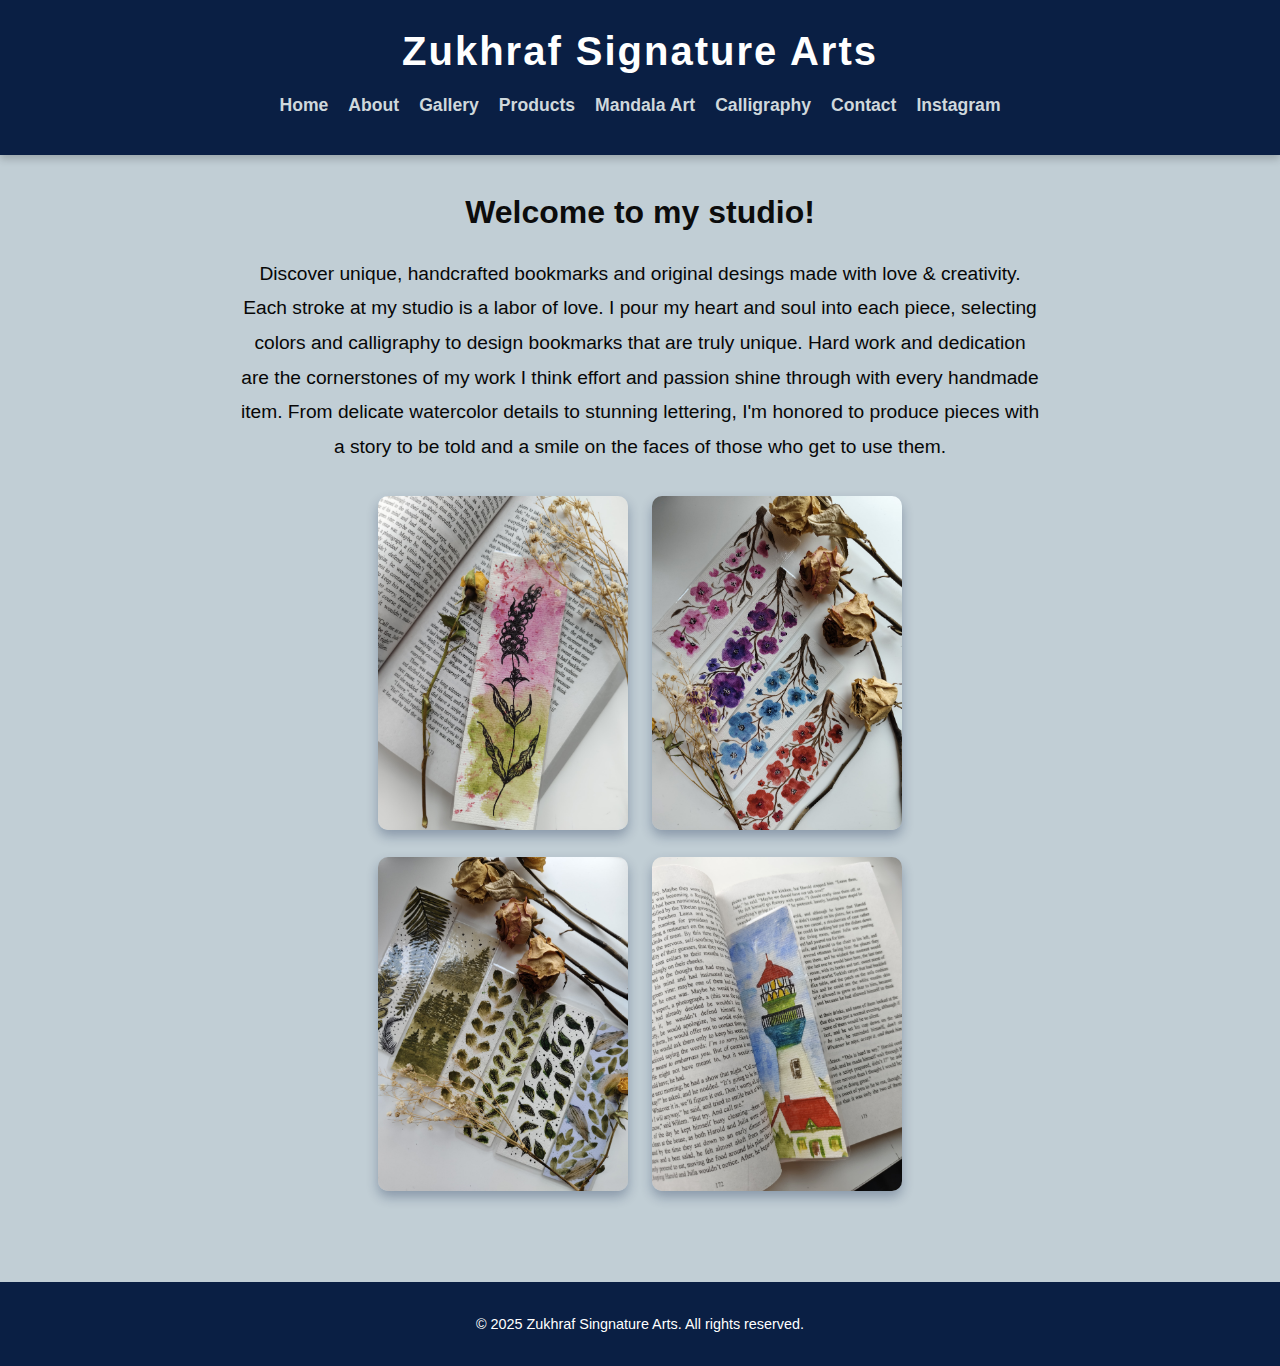
<file: index.html>
<!DOCTYPE html>
<html lang="en">
<head>
    <meta charset="UTF-8">
    <meta name="viewport" content="width=device-width, initial-scale=1.0">
    <title>Zukhraf Singnature Arts</title>
    <link rel="stylesheet" href="style.css"> 
</head>
<body>
    <header>
        <h1>Zukhraf Signature Arts</h1>
        <nav>
            <ul>
                <li><a href="#home">Home</a></li>
                <li><a href="http://127.0.0.1:5500/about.html">About</a></li>
                <li><a href="http://127.0.0.1:5500/gallery.html">Gallery</a></li>
                <li><a href="http://127.0.0.1:5500/products.html">Products</a></li>
                <li><a href="http://127.0.0.1:5500/mandalaart.html">Mandala Art</a></li>
                <li><a href="http://127.0.0.1:5500/calligraphy.html">Calligraphy</a></li>
                <li><a href="http://127.0.0.1:5500/contact.html">Contact</a></li>
                <li><a href="https://www.instagram.com/artbyzukhraf/">Instagram</a></li>
        
            </ul>
        </nav>
    </header>
    <section id="home">
        <h2>Welcome to my studio!</h2>
        <p>Discover unique, handcrafted bookmarks and original desings made with love & creativity. Each stroke at my studio is a labor of love. I pour my heart and soul into each piece, selecting colors and calligraphy to design bookmarks that are truly unique. Hard work and dedication are the cornerstones of my work I think effort and passion shine through with every handmade item. From delicate watercolor details to stunning lettering, I'm honored to produce pieces with a story to be told and a smile on the faces of those who get to use them.</p>
            <img src="1.jpg" alt="Bookmark 1">
            <img src="2.jpg" alt="Bookmark 2">
            <img src="4.jpg" alt="Bookmark 3">
            <img src="5.jpg" alt="Bookmark 4">
    </section> 
   
    <footer>
        <p>&copy; 2025 Zukhraf Singnature Arts. All rights reserved.</p>
    </footer>
    
</body>
</html>
</file>
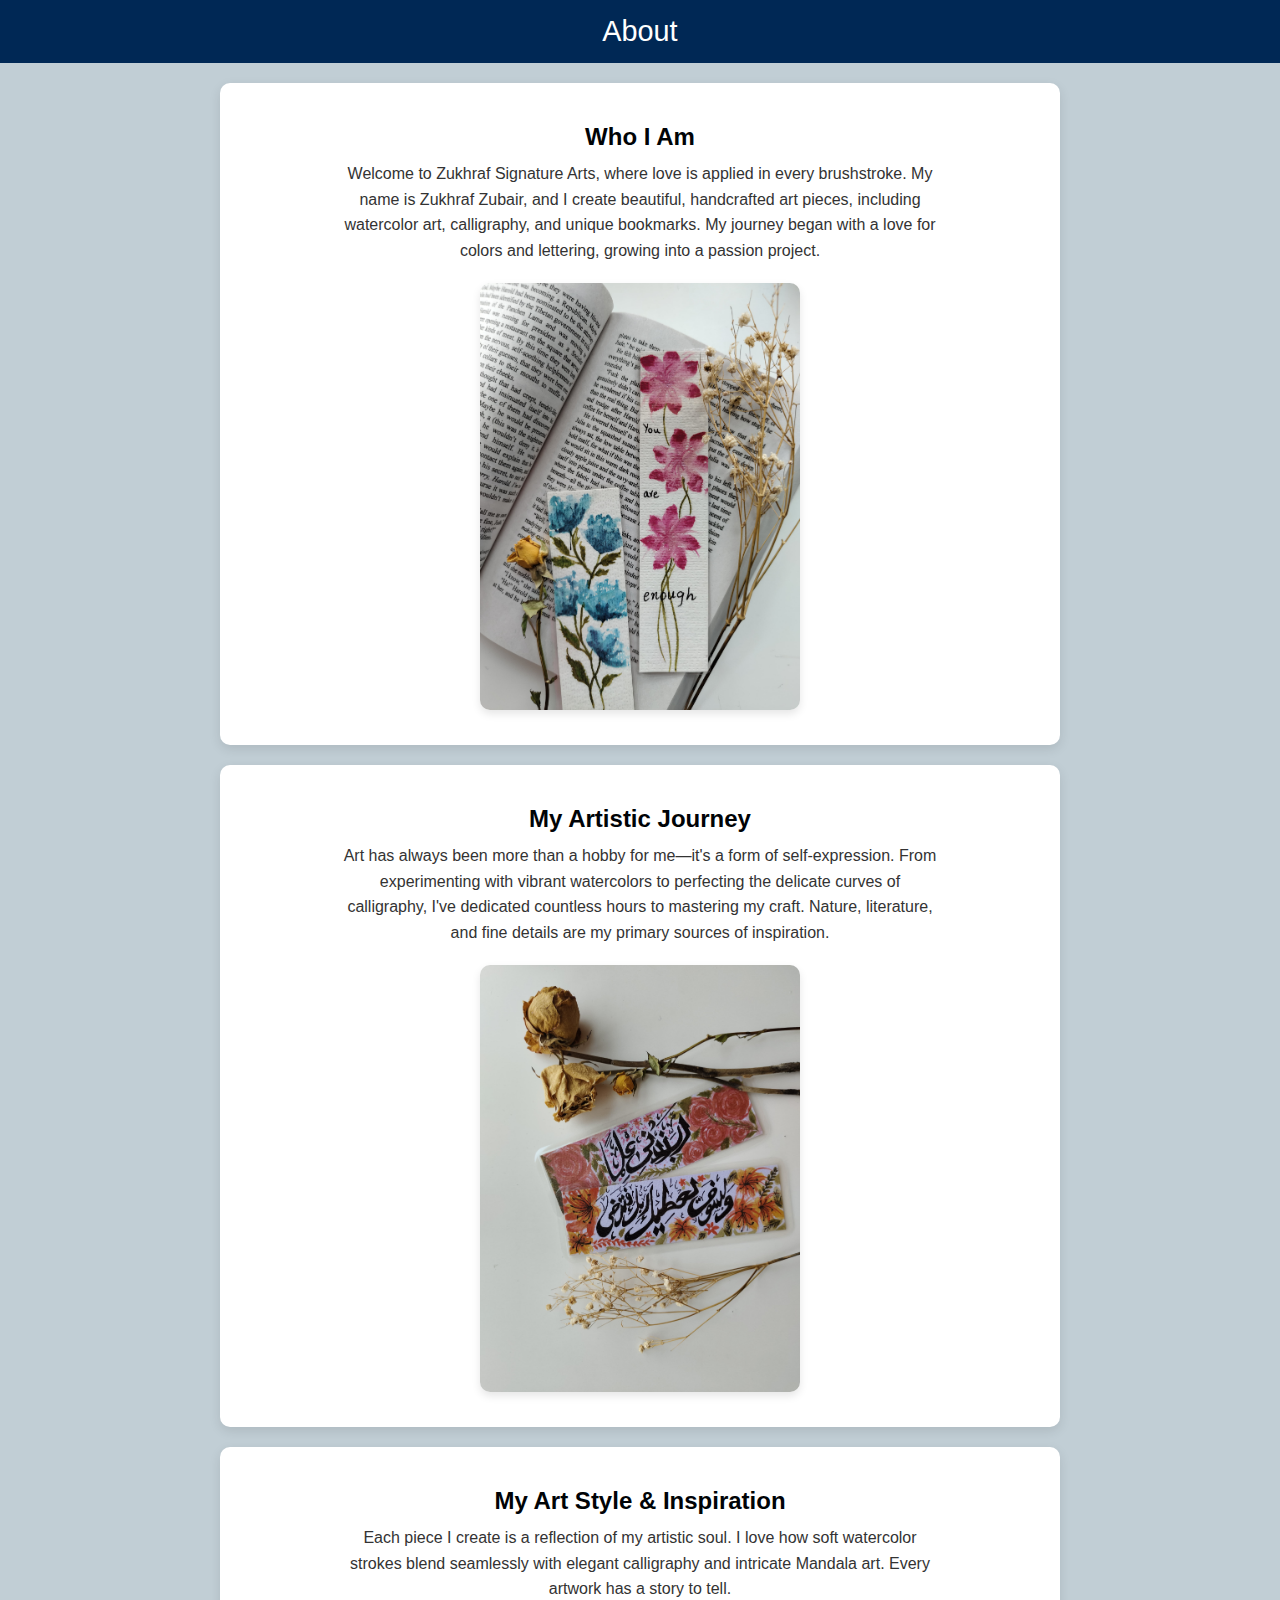
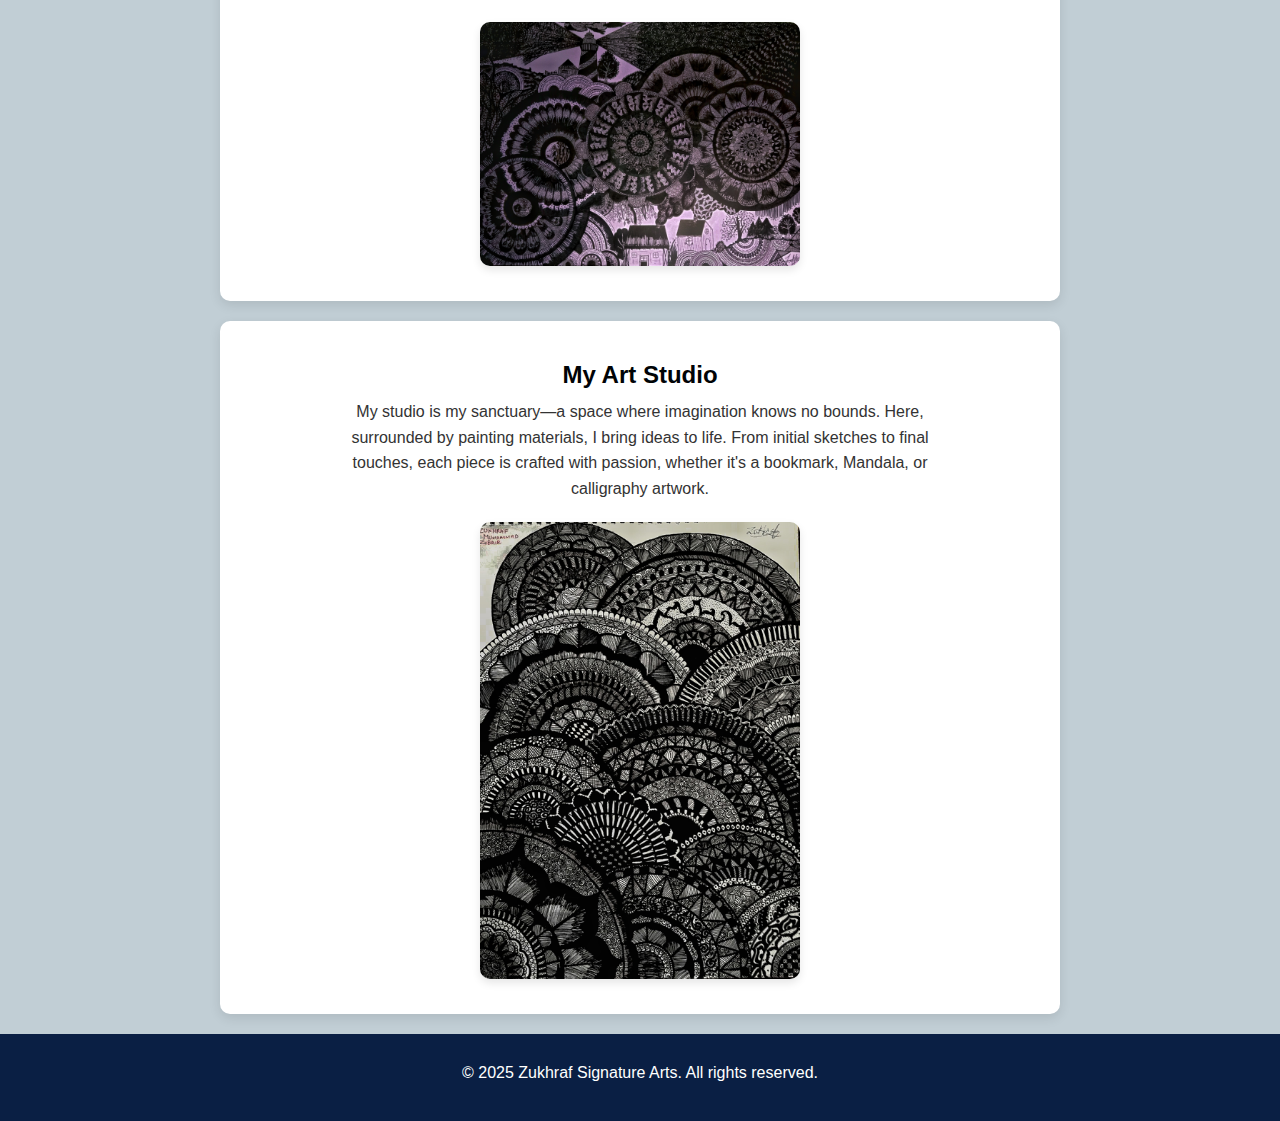
<file: about.html>
<!DOCTYPE html>
<html lang="en">
<head>
    <meta charset="UTF-8">
    <meta name="viewport" content="width=device-width, initial-scale=1.0">
    <meta name="description" content="Zukhraf Signature Arts - Discover the artistic journey of Zukhraf Zubair, including watercolor art, calligraphy, and handmade bookmarks.">
    <title>About | Zukhraf Signature Arts</title>
    <link rel="stylesheet" href="about.css"> 
</head>
<body>

    <header>About</header>

    <main>
        <section>
            <h2>Who I Am</h2>
            <p>Welcome to Zukhraf Signature Arts, where love is applied in every brushstroke. My name is Zukhraf Zubair, and I create beautiful, handcrafted art pieces, including watercolor art, calligraphy, and unique bookmarks. My journey began with a love for colors and lettering, growing into a passion project.</p>
            <img src="21.jpg" alt="A vibrant watercolor painting by Zukhraf Zubair">
        </section>

        <section>
            <h2>My Artistic Journey</h2>
            <p>Art has always been more than a hobby for me—it's a form of self-expression. From experimenting with vibrant watercolors to perfecting the delicate curves of calligraphy, I've dedicated countless hours to mastering my craft. Nature, literature, and fine details are my primary sources of inspiration.</p>
            <img src="22.jpg" alt="A detailed calligraphy piece by Zukhraf Zubair">
        </section>

        <section>
            <h2>My Art Style & Inspiration</h2>
            <p>Each piece I create is a reflection of my artistic soul. I love how soft watercolor strokes blend seamlessly with elegant calligraphy and intricate Mandala art. Every artwork has a story to tell.</p>
            <img src="23.jpg" alt="A beautiful Mandala art piece by Zukhraf Zubair">
        </section>

        <section>
            <h2>My Art Studio</h2>
            <p>My studio is my sanctuary—a space where imagination knows no bounds. Here, surrounded by painting materials, I bring ideas to life. From initial sketches to final touches, each piece is crafted with passion, whether it's a bookmark, Mandala, or calligraphy artwork.</p>
            <img src="24.jpg" alt="Zukhraf's art studio, filled with art supplies">
        </section>
    </main>

    <footer>
        <p>&copy; 2025 Zukhraf Signature Arts. All rights reserved.</p>
    </footer>

</body>
</html>
</file>
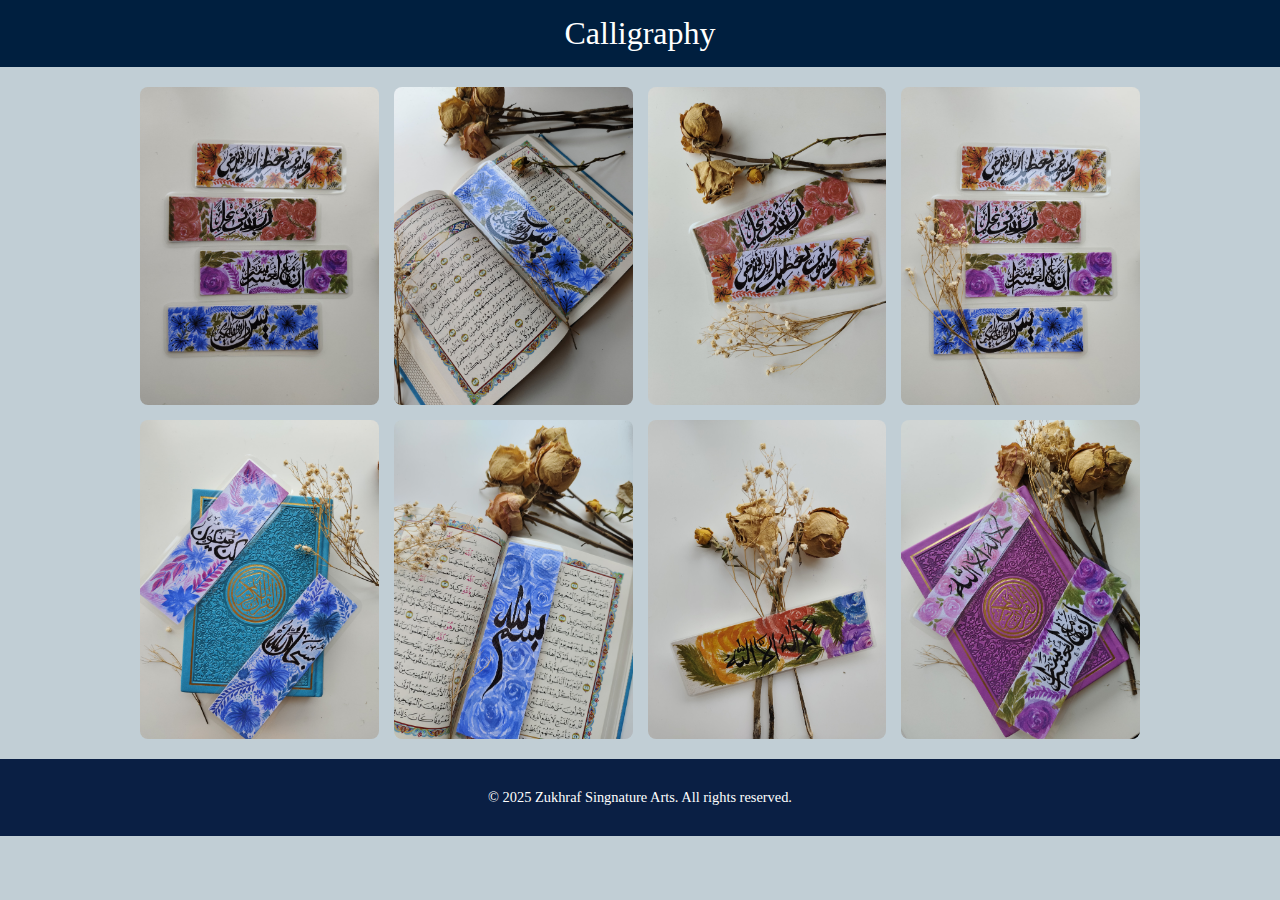
<file: calligraphy.html>
<!DOCTYPE html>
<html lang="en">
<head>
    <meta charset="UTF-8">
    <meta name="viewport" content="width=device-width, initial-scale=1.0">
    <title>gallery</title>
    <link rel="stylesheet" href="calligraphy.css">
</head>
<body>
    <header>Calligraphy</header>
        <div class="calligraphy"> 
            
            <img src="29.jpg" alt="Bookmark 1">
            <img src="30.jpg" alt="Bookmark 2">
            <img src="33.jpg" alt="Bookmark 3">
            <img src="34.jpg" alt="Bookmark 4">
            <img src="31.jpg" alt="Bookmark 5">
            <img src="32.jpg" alt="Bookmark 6">
            <img src="35.jpg" alt="Bookmark 7">
            <img src="36.jpg" alt="Bookmark 8">
            
        </div> 
        <footer>
          <p>&copy; 2025 Zukhraf Singnature Arts. All rights reserved.</p>
        </footer>      
</body>
</html>
</file>
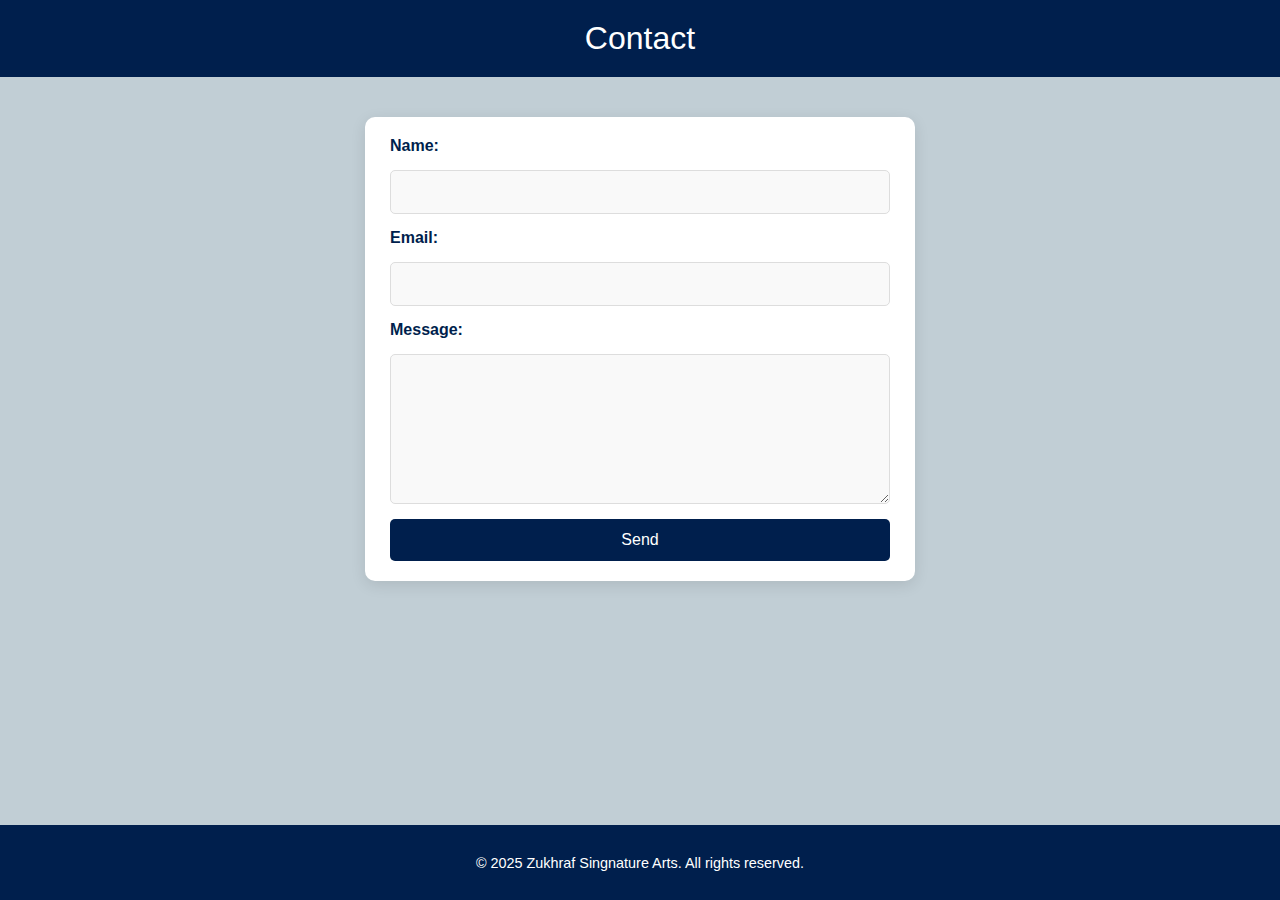
<file: contact.html>
<!DOCTYPE html>
<html lang="en">
<head>
    <meta charset="UTF-8">
    <meta name="viewport" content="width=device-width, initial-scale=1.0">
    <title>Zukhraf Singnature Arts</title>
    <link rel="stylesheet" href="contact.css"> 
</head>
<body>
    <header>Contact</header>
        <form>
            <label for="name">Name:</label>
            <input type="text" id="name" name="name" required>
            <label for="email">Email:</label>
            <input type="email" id="email" name="email" required>
            <label for="message">Message:</label>
            <textarea id="message" name="message" required></textarea>
            <button type="submit">Send</button>
        </form>
    </section>
    <script src="index.js"></script>
    <footer>
        <p>&copy; 2025 Zukhraf Singnature Arts. All rights reserved.</p>
    </footer>
</body>
</html>
</file>
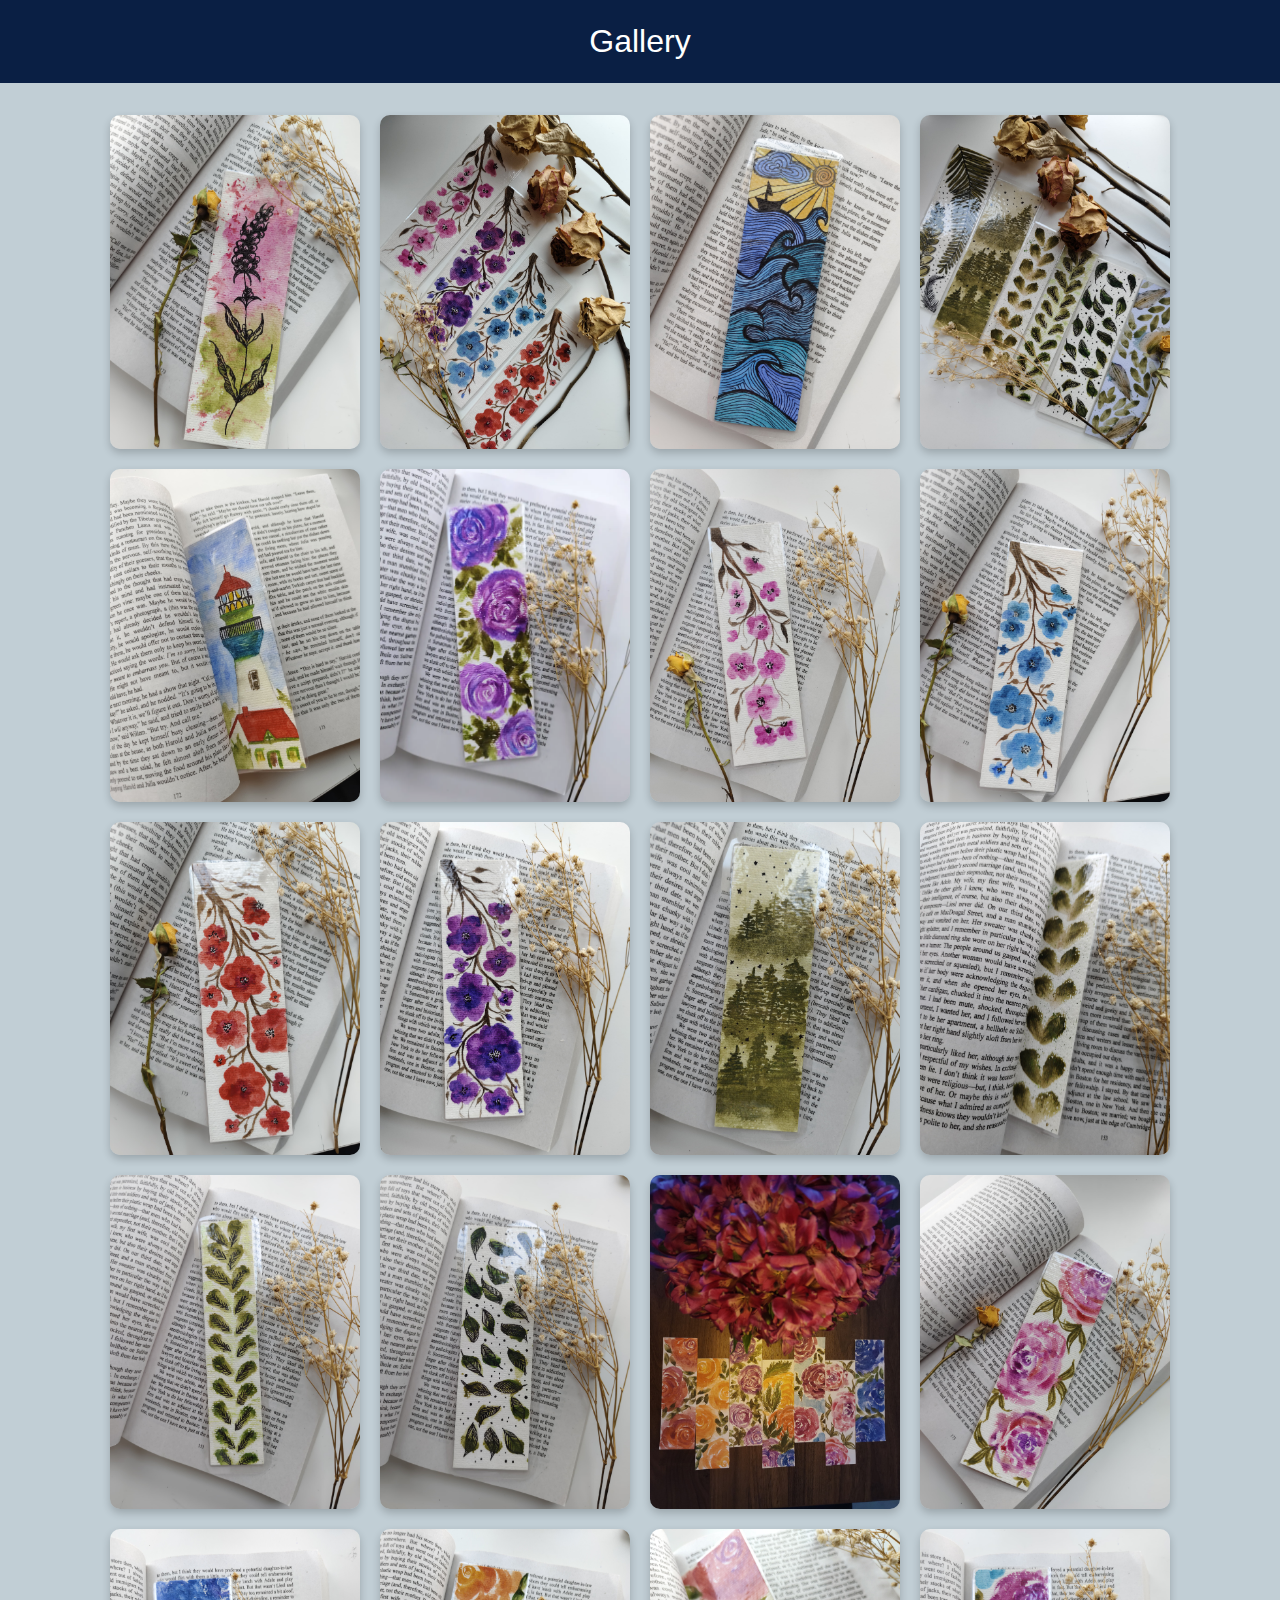
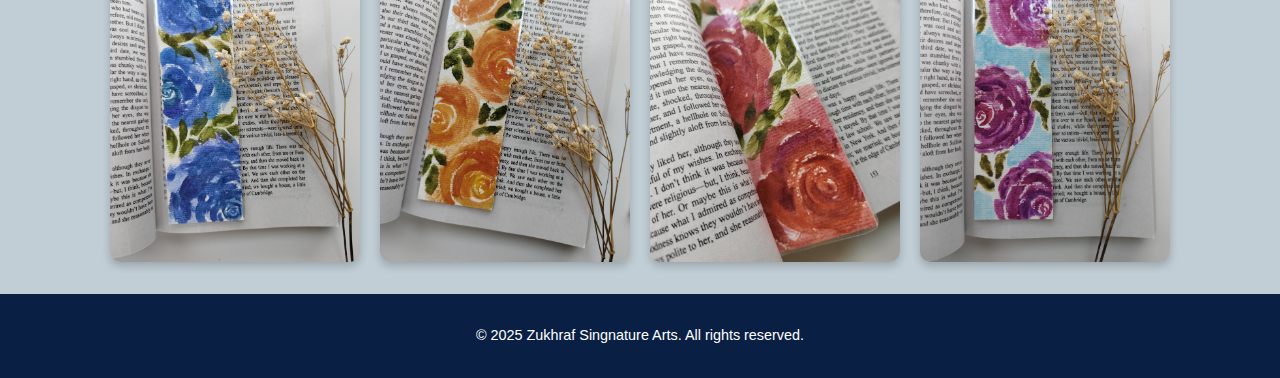
<file: gallery.html>
<!DOCTYPE html>
<html lang="en">
<head>
    <meta charset="UTF-8">
    <meta name="viewport" content="width=device-width, initial-scale=1.0">
    <title>gallery</title>
    <link rel="stylesheet" href="gallery.css">
</head>
<body>
    <header>Gallery</header>
        <div class="gallery">
            
            <img src="1.jpg" alt="Bookmark 1">
            <img src="2.jpg" alt="Bookmark 2">
            <img src="3.jpg" alt="Bookmark 3">
            <img src="4.jpg" alt="Bookmark 4">
            <img src="5.jpg" alt="Bookmark 5">
            <img src="6.jpg" alt="Bookmark 6">
            <img src="7.jpg" alt="Bookmark 7">
            <img src="8.jpg" alt="Bookmark 8">
            <img src="9.jpg" alt="Bookmark 9">
            <img src="10.jpg" alt="Bookmark 10">
            <img src="11.jpg" alt="Bookmark 11">
            <img src="12.jpg" alt="Bookmark 12">
            <img src="13.jpg" alt="Bookmark 13">
            <img src="14.jpg" alt="Bookmark 14">
            <img src="15.jpg" alt="Bookmark 15">
            <img src="16.jpg" alt="Bookmark 16">
            <img src="17.jpg" alt="Bookmark 17">
            <img src="18.jpg" alt="Bookmark 18">
            <img src="19.jpg" alt="Bookmark 19">
            <img src="20.jpg" alt="Bookmark 20">

        </div> 
        <footer>
          <p>&copy; 2025 Zukhraf Singnature Arts. All rights reserved.</p>
        </footer>      
</body>
</html>
</file>
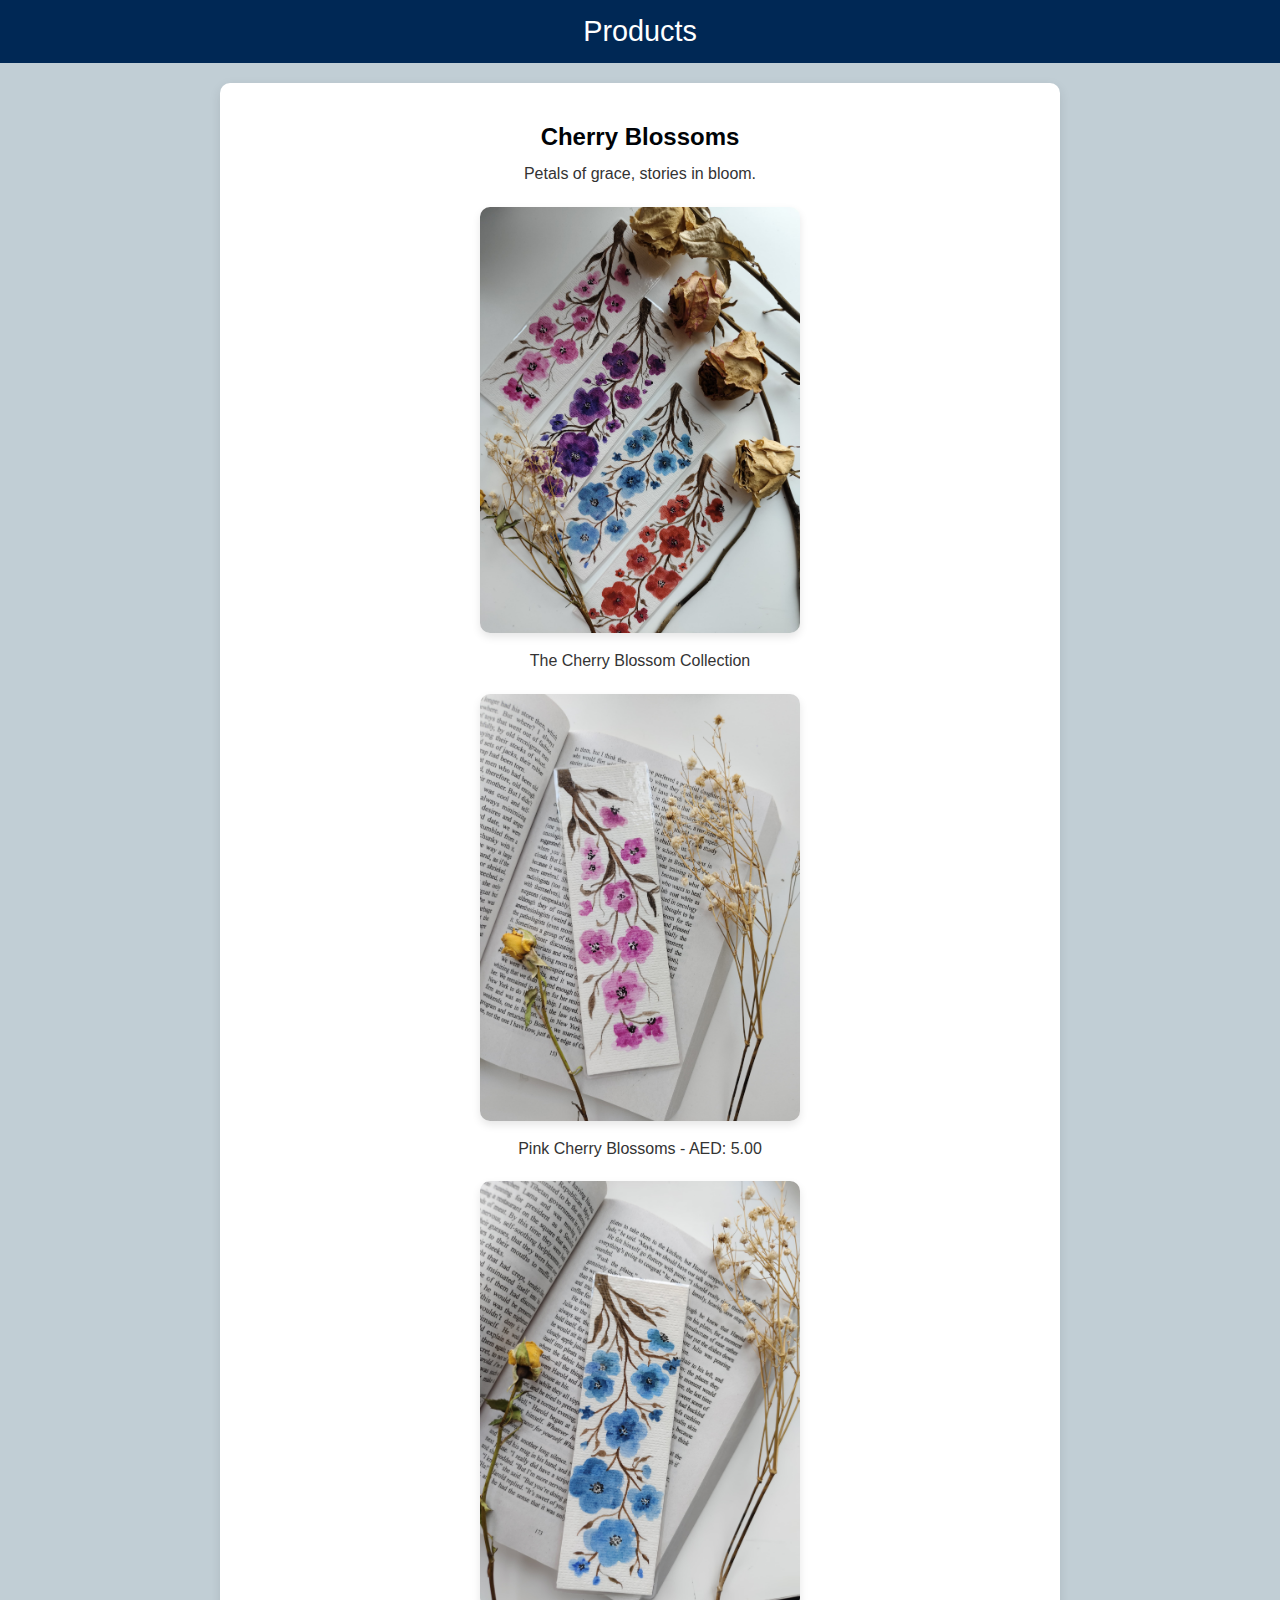
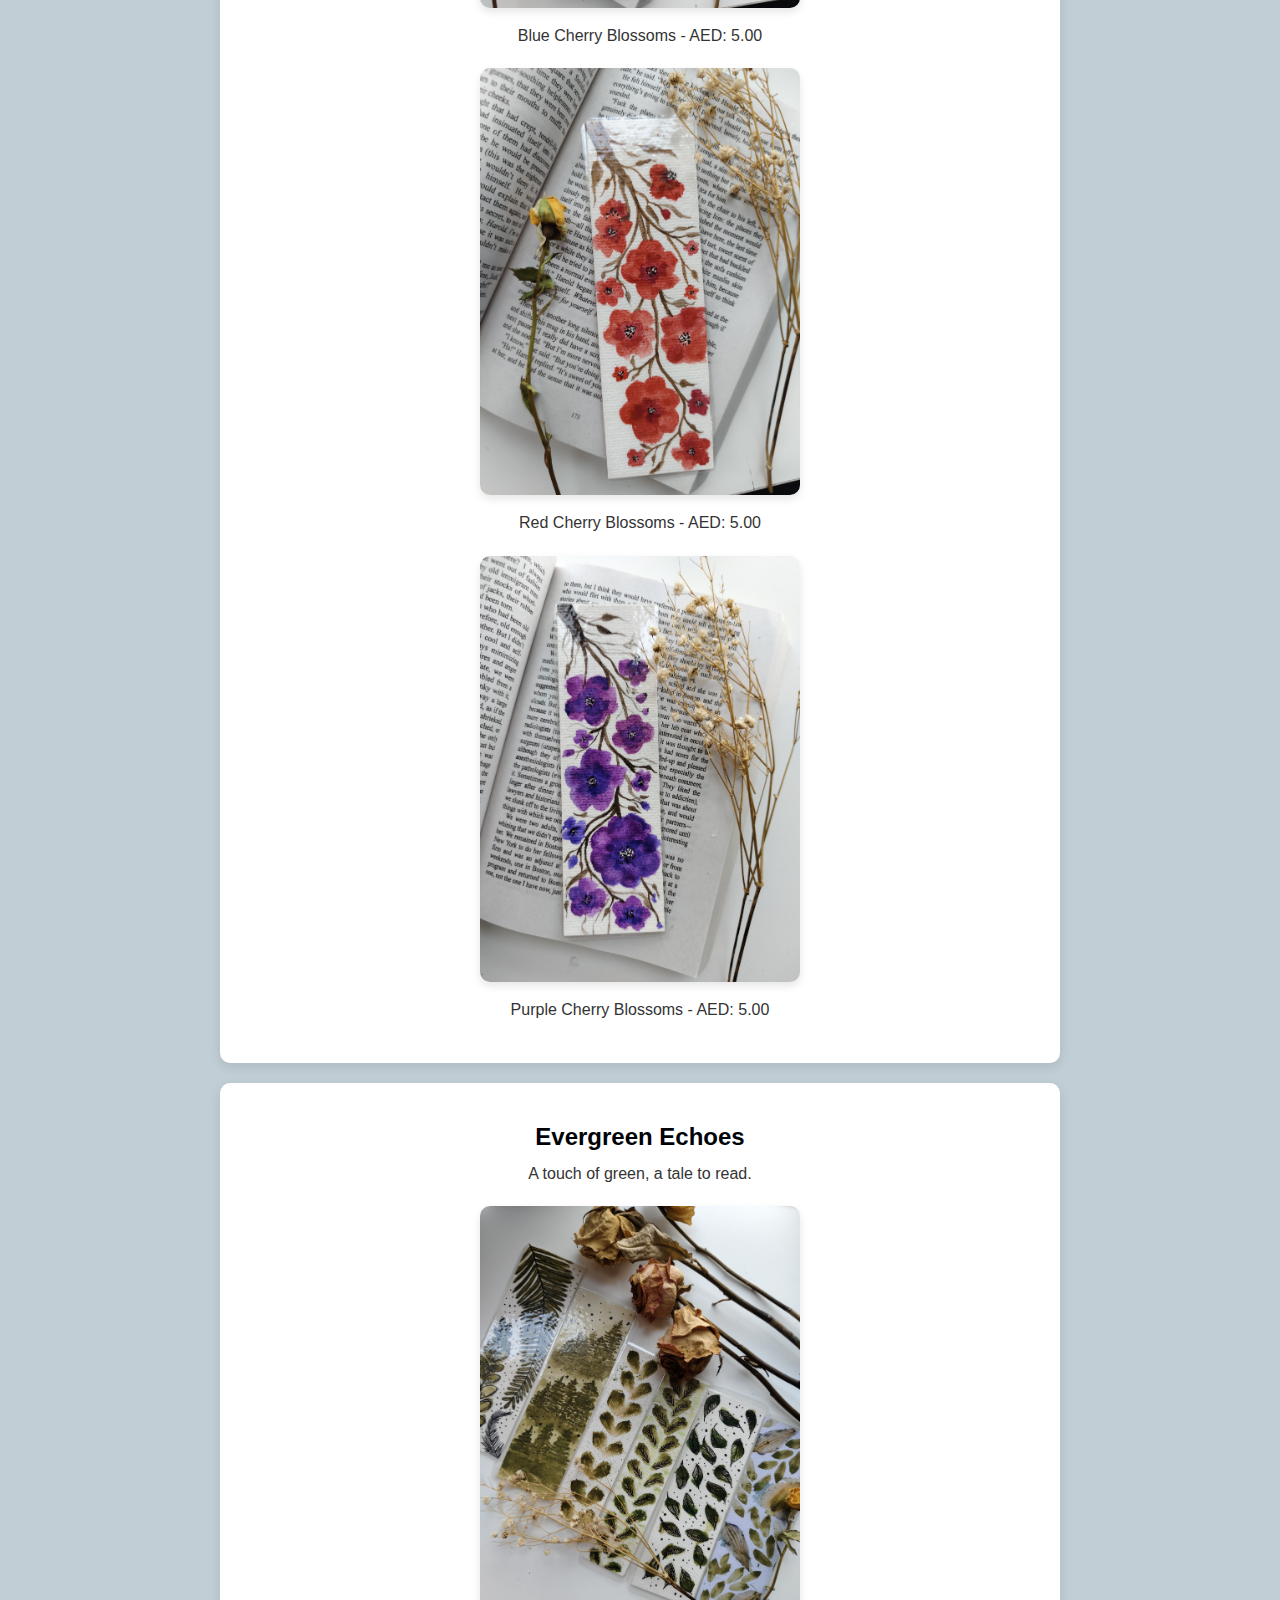
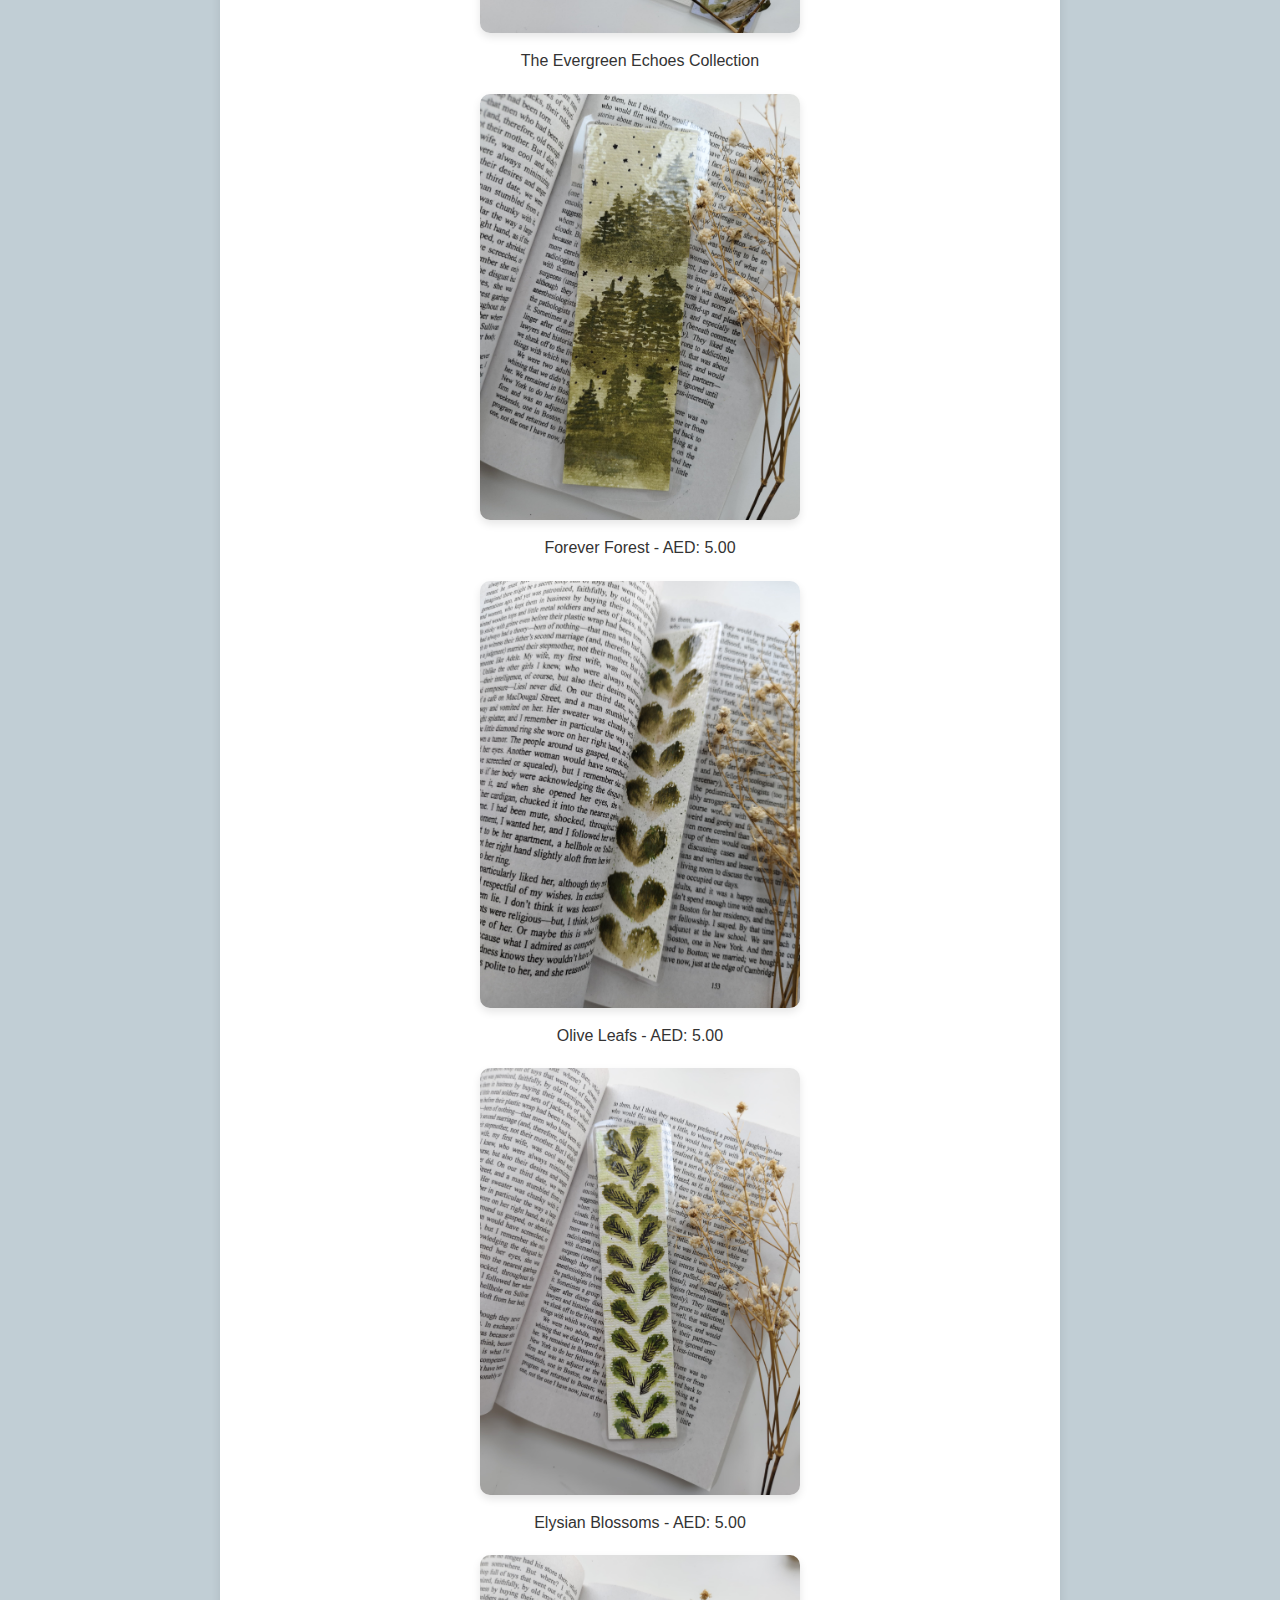
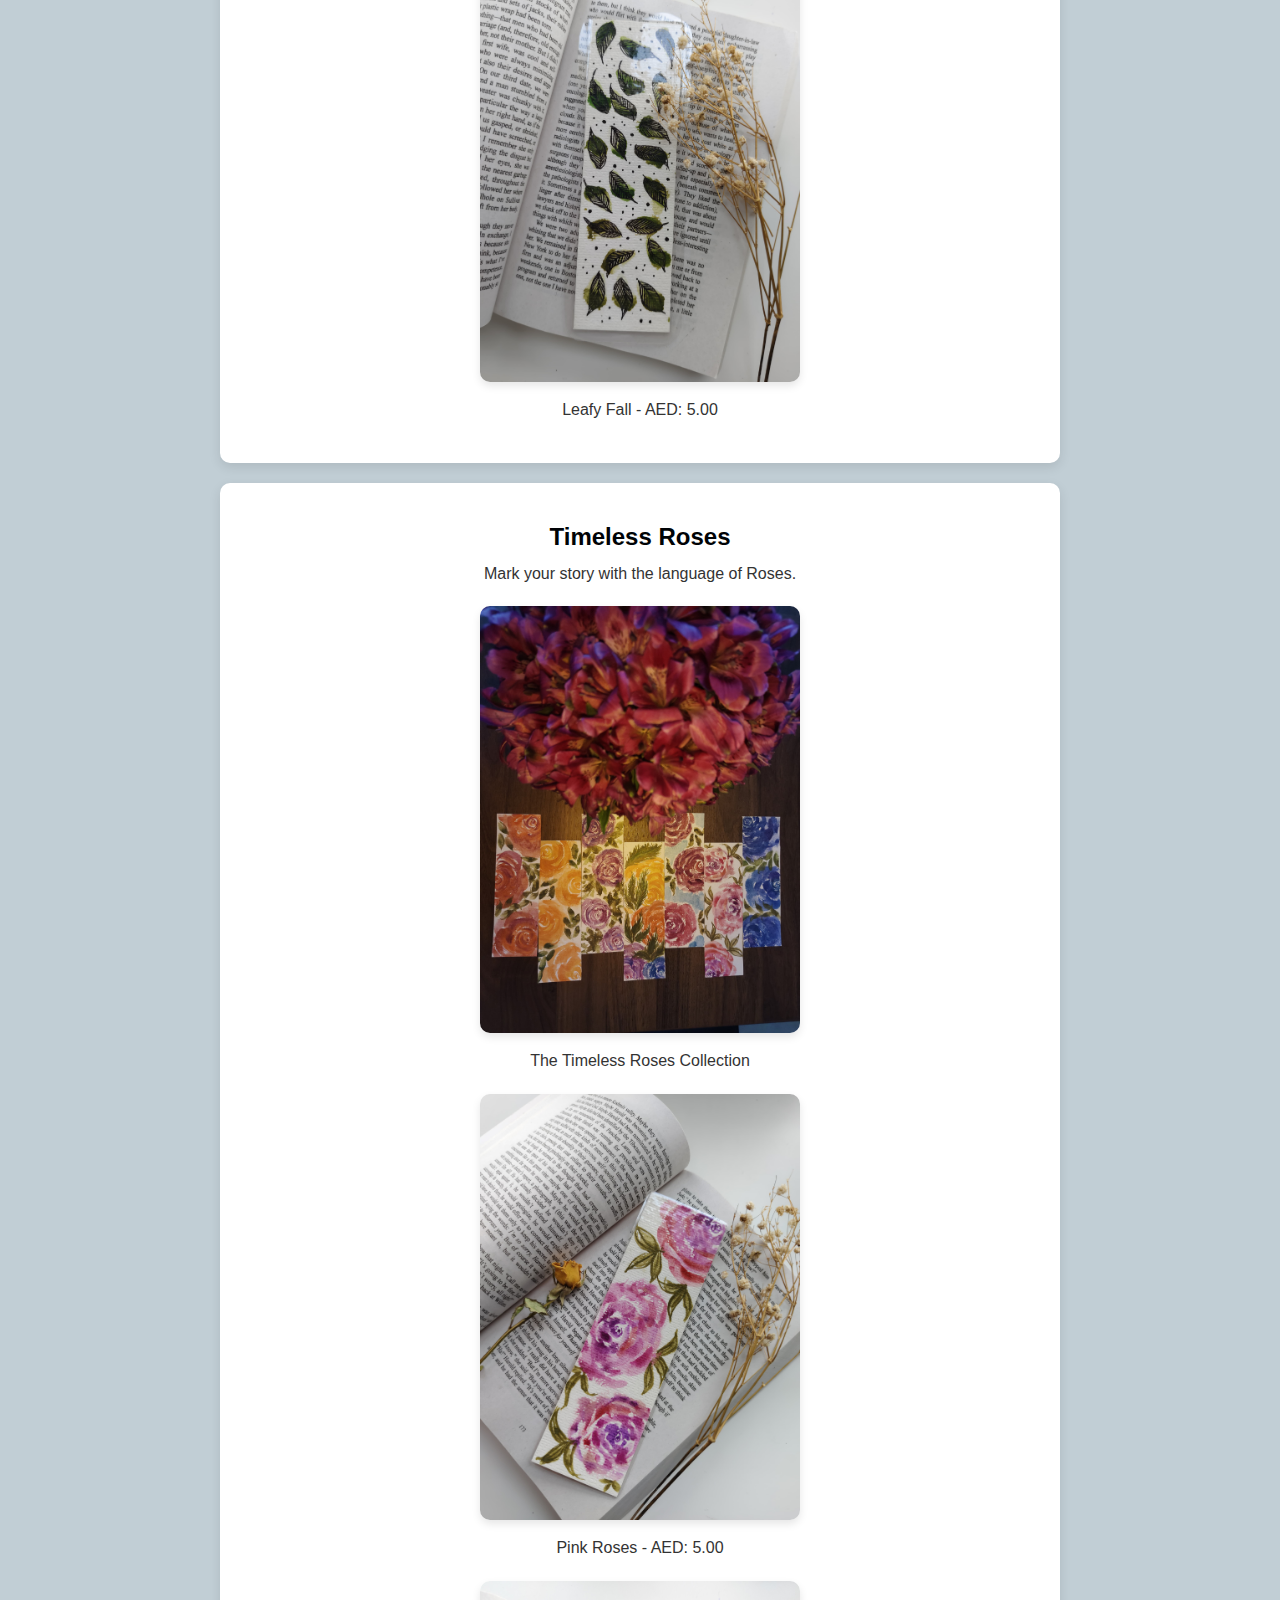
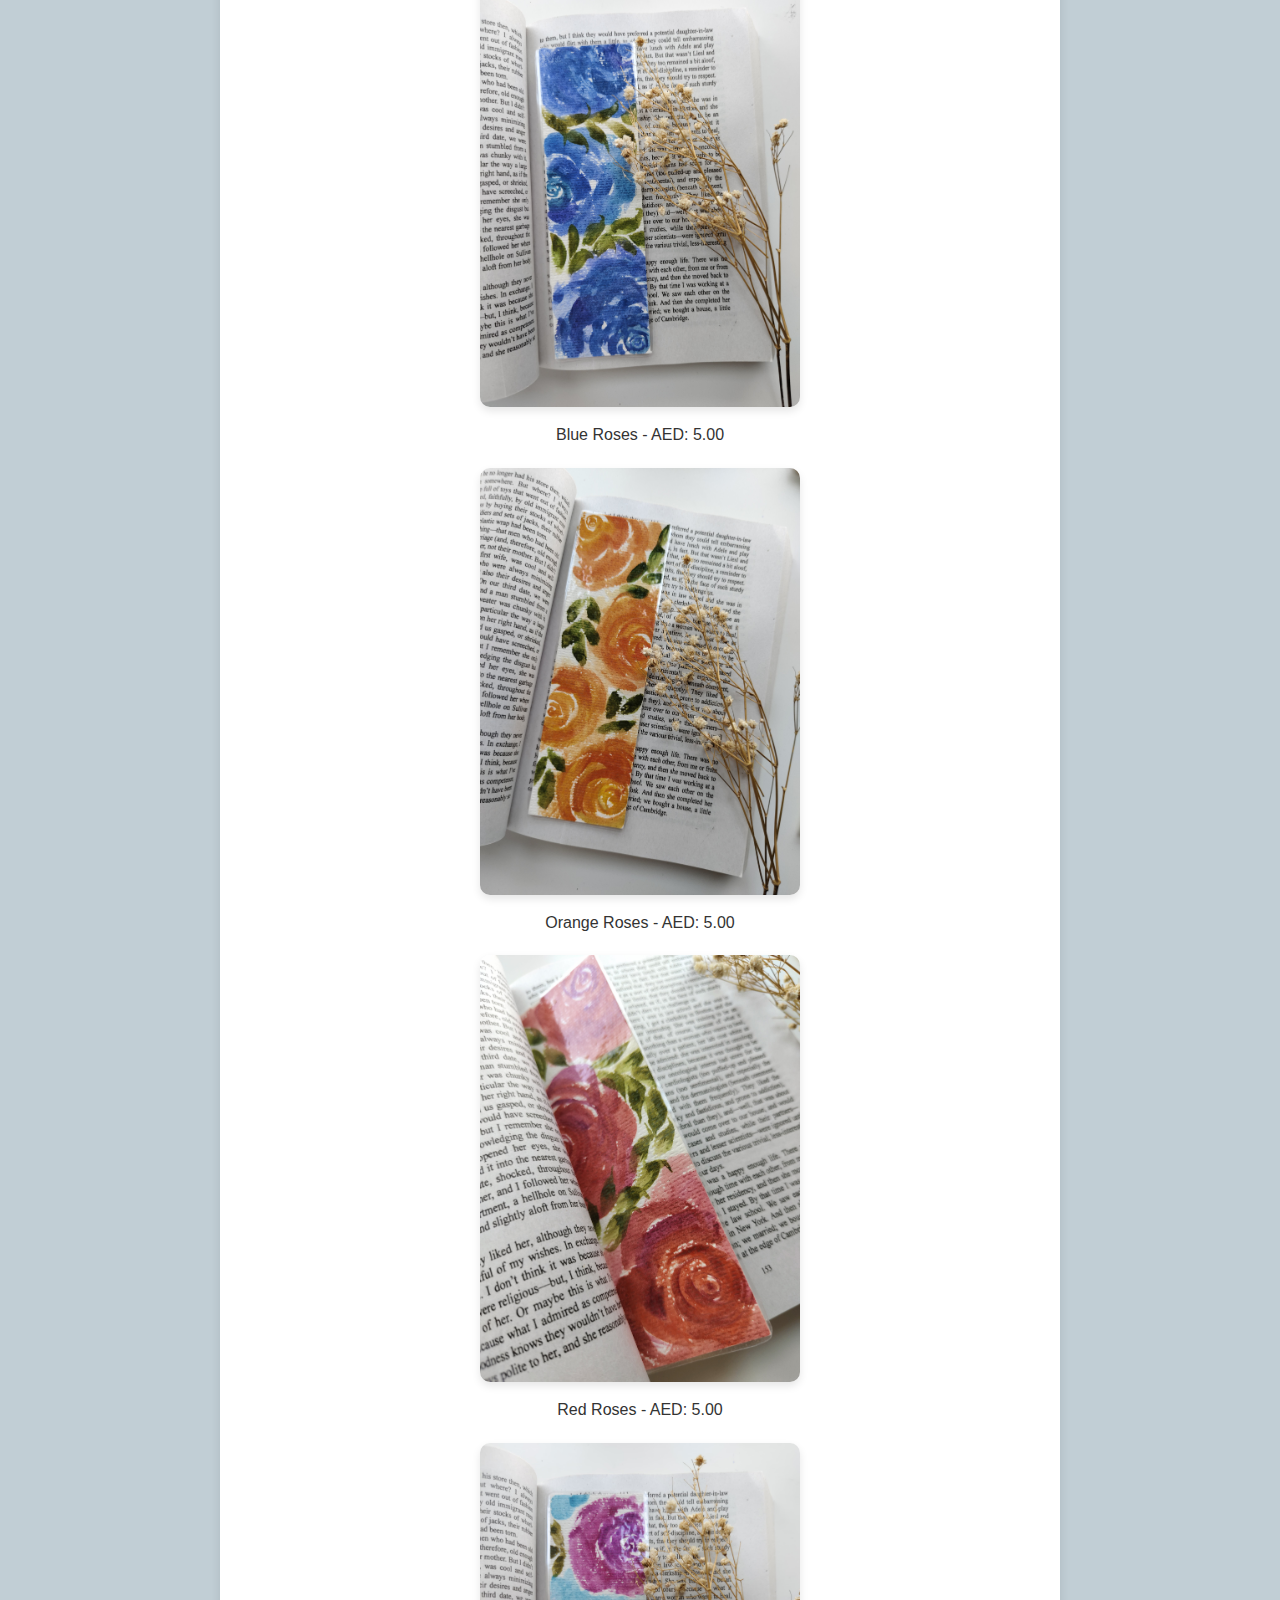
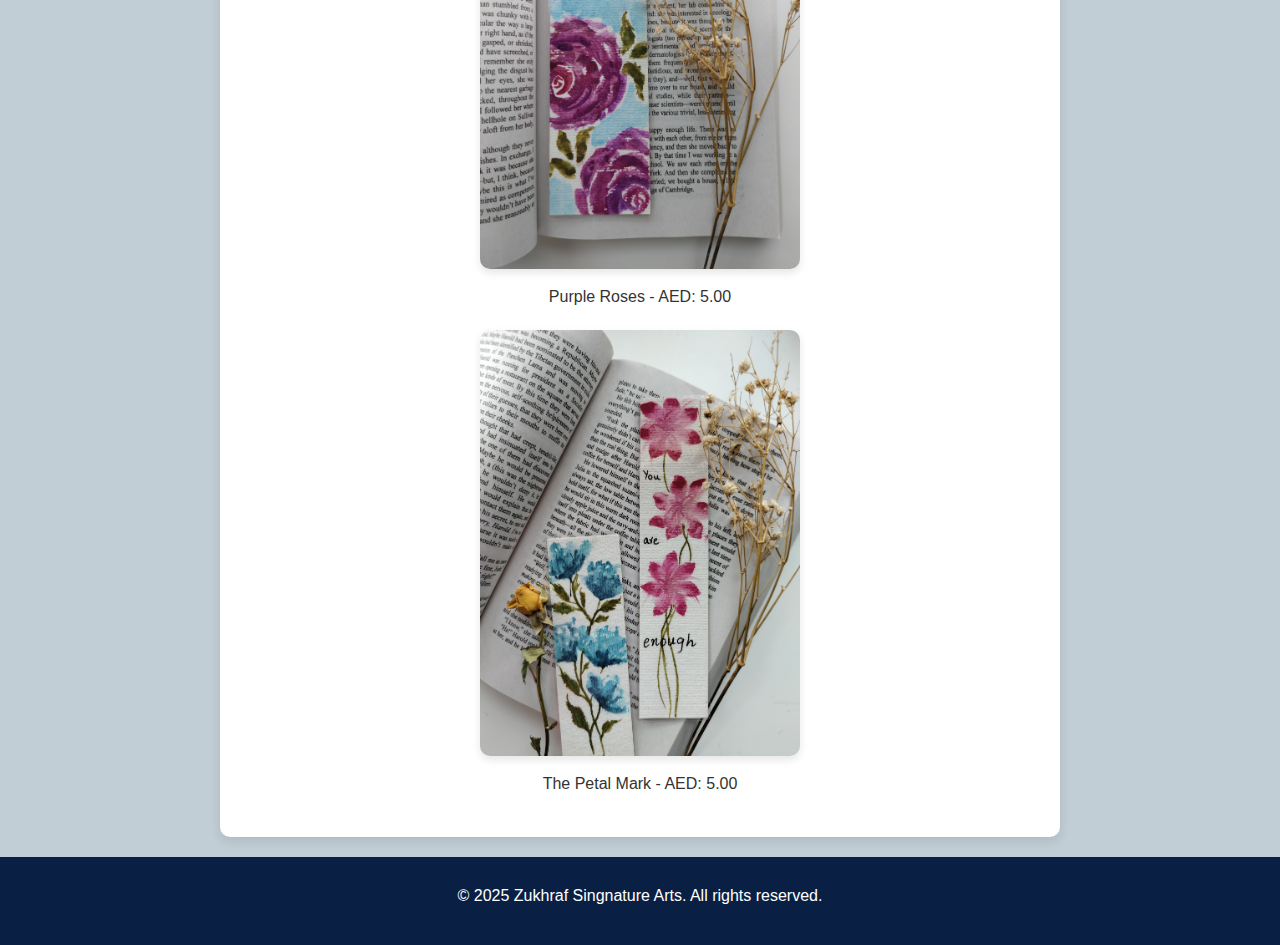
<file: products.html>
<!DOCTYPE html>
<html lang="en">
<head>
    <meta charset="UTF-8">
    <meta name="viewport" content="width=device-width, initial-scale=1.0">
    <title>Products</title>
    <link rel="stylesheet" href="products.css">
</head>
<body>
    <header>Products</header>

    <section>
        <h2>Cherry Blossoms</h2>
        <p>Petals of grace, stories in bloom.</p>
        <div class="product">
            <img src="2.jpg" alt="Cherry Blossom Collection">
            <p class="collection-title">The Cherry Blossom Collection</p>
            <div class="product-item"><img src="7.jpg" alt="Pink Cherry Blossoms"><p>Pink Cherry Blossoms - AED: 5.00</p></div>
            <div class="product-item"><img src="8.jpg" alt="Blue Cherry Blossoms"><p>Blue Cherry Blossoms - AED: 5.00</p></div>
            <div class="product-item"><img src="9.jpg" alt="Red Cherry Blossoms"><p>Red Cherry Blossoms - AED: 5.00</p></div>
            <div class="product-item"><img src="10.jpg" alt="Purple Cherry Blossoms"><p>Purple Cherry Blossoms - AED: 5.00</p></div>
        </div>
    </section>

    <section>
        <h2>Evergreen Echoes</h2>
        <p>A touch of green, a tale to read.</p>
        <div class="product">
            <img src="4.jpg" alt="Evergreen Echoes Collection">
            <p class="collection-title">The Evergreen Echoes Collection</p>
            <div class="product-item"><img src="11.jpg" alt="Forever Forest"><p>Forever Forest - AED: 5.00</p></div>
            <div class="product-item"><img src="12.jpg" alt="Olive Leafs"><p>Olive Leafs - AED: 5.00</p></div>
            <div class="product-item"><img src="13.jpg" alt="Elysian Blossoms"><p>Elysian Blossoms - AED: 5.00</p></div>
            <div class="product-item"><img src="14.jpg" alt="Leafy Fall"><p>Leafy Fall - AED: 5.00</p></div>
        </div>
    </section>

    <section>
        <h2>Timeless Roses</h2>
        <p>Mark your story with the language of Roses.</p>
        <div class="product">
            <img src="15.jpg" alt="Timeless Roses Collection">
            <p class="collection-title">The Timeless Roses Collection</p>
            <div class="product-item"><img src="16.jpg" alt="Pink Roses"><p>Pink Roses - AED: 5.00</p></div>
            <div class="product-item"><img src="17.jpg" alt="Blue Roses"><p>Blue Roses - AED: 5.00</p></div>
            <div class="product-item"><img src="18.jpg" alt="Orange Roses"><p>Orange Roses - AED: 5.00</p></div>
            <div class="product-item"><img src="19.jpg" alt="Red Roses"><p>Red Roses - AED: 5.00</p></div>
            <div class="product-item"><img src="20.jpg" alt="Purple Roses"><p>Purple Roses - AED: 5.00</p></div>
            <div class="product-item"><img src="21.jpg" alt="The Petal Mark"><p>The Petal Mark - AED: 5.00</p></div>
        </div>
    </section>
    <footer>
        <p>&copy; 2025 Zukhraf Singnature Arts. All rights reserved.</p>
    </footer>
</body>
</html>
</file>
<file: style.css>
/* This is for the background of the page */
body {
    font-family: Arial, sans-serif;
    margin: 0;
    padding: 0;
    line-height: 1.6;
    background-color: #c1ced5;
    color: #0a1f44;
    text-align: center;
}

/* This is for the heading */

header {
    background: #0a1f44;
    color: #fff;
    padding: 19.2px 0;
    box-shadow: 0 4px 8px rgba(6, 6, 6, 0.2);
}

/* This is for the sub heading */

header h1 {
    margin: 0;
    font-size: 40px;
    letter-spacing: 2px;
}

/* Navigation Styling */

nav ul {
    list-style: none;
    padding: 0;
    margin: 8px 0 16px 0;
    display: flex;
    justify-content: center;
    gap: 20px;
}

nav ul li a {
    color: #cfd8dc;
    text-decoration: none;
    font-weight: 600;
    font-size: 17.6px;
    transition: color 0.3s ease;
}

nav ul li a:hover {
    color: #97adc4; 
}

section#home {
    max-width: 800px;             /* the image size */
    margin: 32px auto 64px auto;
    padding: 0 16px;
}

section#home h2 {
   font-size: 32px;
   margin-bottom: 16px;
   color: #0c0c0c;
}

section#home p {
    font-size: 19.2px;
    line-height: 1.8;
    color: #070707;
    margin-bottom: 32px;
}

section#home img {
    width: 250px;
    height: auto;
    margin: 0 10px 20px;
    border-radius: 10px;
    box-shadow: 0 6px 12px rgba(10, 31, 68, 0.3);
    transition: transform 0.3s ease;
    cursor: pointer;
}

section#home img:hover {
    transform: scale(1.05);
    box-shadow: 0 10px 20px rgba(10, 31, 68, 0.5);
}

/* This will be at the end of the page */

footer {
    background: #0a1f44;
    color: #fff;
    text-align: center;
    padding: 16px 0;
    font-size: 14.4px;
}
</file>
<file: about.css>
/* This is for the background of the page */
body {
    font-family: Arial, sans-serif;
    background-color: #c1ced5;
    color: #333;
    margin: 0;
    padding: 0;
    text-align: center;
}

/* This is for the heading */

header {
    background-color: #002855;
    color: #fff;
    padding: 15px 0;
    font-size: 28.8px;
}

section {
    max-width: 800px;
    margin: 20px auto;
    background-color: #ffffff;
    padding: 20px;
    border-radius: 10px;
    box-shadow: 0 4px 12px rgba(0, 0, 0, 0.1);
    text-align: center;
}

/* This is for the sub headings */

h1, h2, h3, h4 {
    color: #000306;
    margin: 20px 0 10px;
    text-align: center;
}

p {
    line-height: 1.6;
    margin: 10px auto 20px;
    font-size: 16px;
    text-align: center;
    max-width: 600px;
}

img {
    max-width: 40%;                 /* Increased image size */
    height: auto;
    display: block;
    margin: 15px auto;
    border-radius: 10px;
    box-shadow: 0 4px 8px rgba(0, 0, 0, 0.1);
}

/* Navigation Styling */

nav {
    background-color: #002855;
    padding: 10px 20px;
    display: flex;
    justify-content: center;
    gap: 20px;
}

nav a {
    color: #fff;
    text-decoration: none;
    font-weight: bold;
}

nav a:hover {
    text-decoration: underline;
}

/* This will be at the end of the page */

footer {
    background: #0a1f44;
    color: #fff;
    text-align: center;
    padding: 16px 0;
    font-size: 14.4px;
}
</file>
<file: calligraphy.css>
/* This is for the background of the page */
body {
    background-color: #c1ced5;
    color: #ffffff;
    text-align: center;
    margin: 0;
    padding: 0;
}
/* This is for the heading */
header {
    background-color: #001f3f;
    padding: 15px 0;
    font-size: 32px;
    color: #ffffff;
}

.calligraphy {
    display: grid;
    grid-template-columns: repeat(auto-fit, minmax(200px, 1fr));
    gap: 15px;
    padding: 20px;
    max-width: 1000px;
    margin: 0 auto;
}

.calligraphy img {
    width: 100%;
    height: auto;
    border-radius: 8px;
    transition: transform 0.3s, box-shadow 0.3s;
}

.calligraphy img:hover {
    transform: scale(1.05);
    box-shadow: 0 10px 20px rgba(0, 0, 0, 0.3);
}

/* This will be at the end of the page */

footer {
    background: #0a1f44;
    color: #fff;
    text-align: center;
    padding: 16px 0;
    font-size: 14.4px;
}
</file>
<file: contact.css>
/* This is for the background of the page */
body {
    font-family: Arial, sans-serif;
    background-color: #c1ced5;
    margin: 0;
    padding: 0;
    color: #333;
    display: flex;
    flex-direction: column;
    min-height: 100vh;
}
/* This is for the heading */
header {
    background-color: #001f4d;
    color: #fff;
    text-align: center;
    padding: 20px;
    font-size: 32px;
}
/* Style for the entire form container */
form {
    background-color: #fff;          /* White background */
    max-width: 500px;        /* Maximum width of the form */
    width: 90%;
    margin: 40px auto;
    padding: 20px 25px;   /* Inner spacing */
    border-radius: 10px;      /* Rounded corners */
    box-shadow: 0 4px 15px rgba(0, 0, 0, 0.1);      /* Subtle shadow */
    display: flex;
    flex-direction: column;
    gap: 15px;    /* Space between children */
}

form label {
    font-weight: bold;      /* Bold text */
    color: #001f4d; /* Dark blue color */
}
/* Style for input fields and textareas inside the form */
form input,
form textarea {
    width: 100%;
    padding: 12px; /* Padding inside fields */
    border: 1px solid #ddd;
    border-radius: 5px;
    font-size: 16px;
    background-color: #f9f9f9; /* Light gray background */
    transition: border-color 0.3s;
    box-sizing: border-box; /* Include padding and border in width */
}

/* Focus state for inputs and textareas */
form input:focus,
form textarea:focus {
    border-color: #001f4d;
    outline: none;
}
/* Additional styles for textarea */
form textarea {
    min-height: 150px;
    resize: vertical;
}
/* Style for the submit button */
form button {
    background-color: #001f4d;
    color: #fff;
    padding: 12px;
    border: none;
    border-radius: 5px;
    font-size: 16px;
    cursor: pointer;
    transition: background-color 0.3s;
}
/* Hover effect for the button */
form button:hover {
    background-color: #003080;
}

/* This will be at the end of the page */
footer {
    background-color: #001f4d;
    color: #fff;
    text-align: center;
    padding: 15px;
    font-size: 14.4px;
    margin-top: auto;
}


@media (max-width: 600px) {
    form {
        width: 95%;
        padding: 15px 20px;
    }

    form button {
        padding: 12px;
        font-size: 16px;
    }

    header {
        font-size: 24px;
        padding: 15px;
    }
}
</file>
<file: gallery.css>
/* This is for the background of the page */
body {
    font-family: Arial, sans-serif;
    margin: 0;
    padding: 0;
    line-height: 1.6;
    background-color: #c1ced5;
    color: #333;
    text-align: center;
}

/* This is for the heading */

header {
    background: #0a1f44;
    color: #fff;
    padding: 16px 0;
    font-size: 32px;
}

/* This is for the images in the gallery  */

.gallery {
    display: flex;
    flex-wrap: wrap;
    justify-content: center;
    gap: 20px;
    padding: 32px;
}

.gallery img {
    width: 250px;
    height: auto;
    border-radius: 10px;
    box-shadow: 0 4px 8px rgba(0, 0, 0, 0.2);
    transition: transform 0.3s ease;
}

.gallery img:hover {
    transform: scale(1.05);
}

.gallery figure {
    display: inline-block;
    text-align: center;
}

.gallery figcaption {
    margin-top: 8px;
    font-size: 16px;
    color: #0a1f44;
}

/* This will be at the end of the page */

footer {
    background: #0a1f44;
    color: #fff;
    text-align: center;
    padding: 16px 0;
    font-size: 14.4px;
}
</file>
<file: products.css>
/* This is for the background of the page */

body {
    font-family: Arial, sans-serif;
    background-color: #c1ced5;
    color: #333;
    margin: 0;
    padding: 0;
    text-align: center;
}

/* This is for the heading */

header {
    background-color: #002855;
    color: #fff;
    padding: 15px 0;
    font-size: 28.8px;
}

section {
    max-width: 800px;
    margin: 20px auto;
    background-color: #ffffff;
    padding: 20px;
    border-radius: 10px;
    box-shadow: 0 4px 12px rgba(0, 0, 0, 0.1);
    text-align: center;
}

/* This for the sub headings */

h1, h2, h3, h4 {
    color: #000306;
    margin: 20px 0 10px;
    text-align: center;
}

p {
    line-height: 1.6;
    margin: 10px auto 20px;
    font-size: 16px;
    text-align: center;
    max-width: 600px;
}

img {
    max-width: 40%;    /* Increasing the image size */
    height: auto;
    display: block;
    margin: 15px auto;
    border-radius: 10px;
    box-shadow: 0 4px 8px rgba(0, 0, 0, 0.1);
}

/* Navigation Styling */

nav {
    background-color: #002855;
    padding: 10px 20px;
    display: flex;
    justify-content: center;
    gap: 20px;
}

nav a {
    color: #fff;
    text-decoration: none;
    font-weight: bold;
}

nav a:hover {
    text-decoration: underline;
}

/* This will be at the end of the page */

footer {
    background: #0a1f44;
    color: #fff;
    text-align: center;
    padding: 16px 0;
    font-size: 14.4px;

}
</file>
